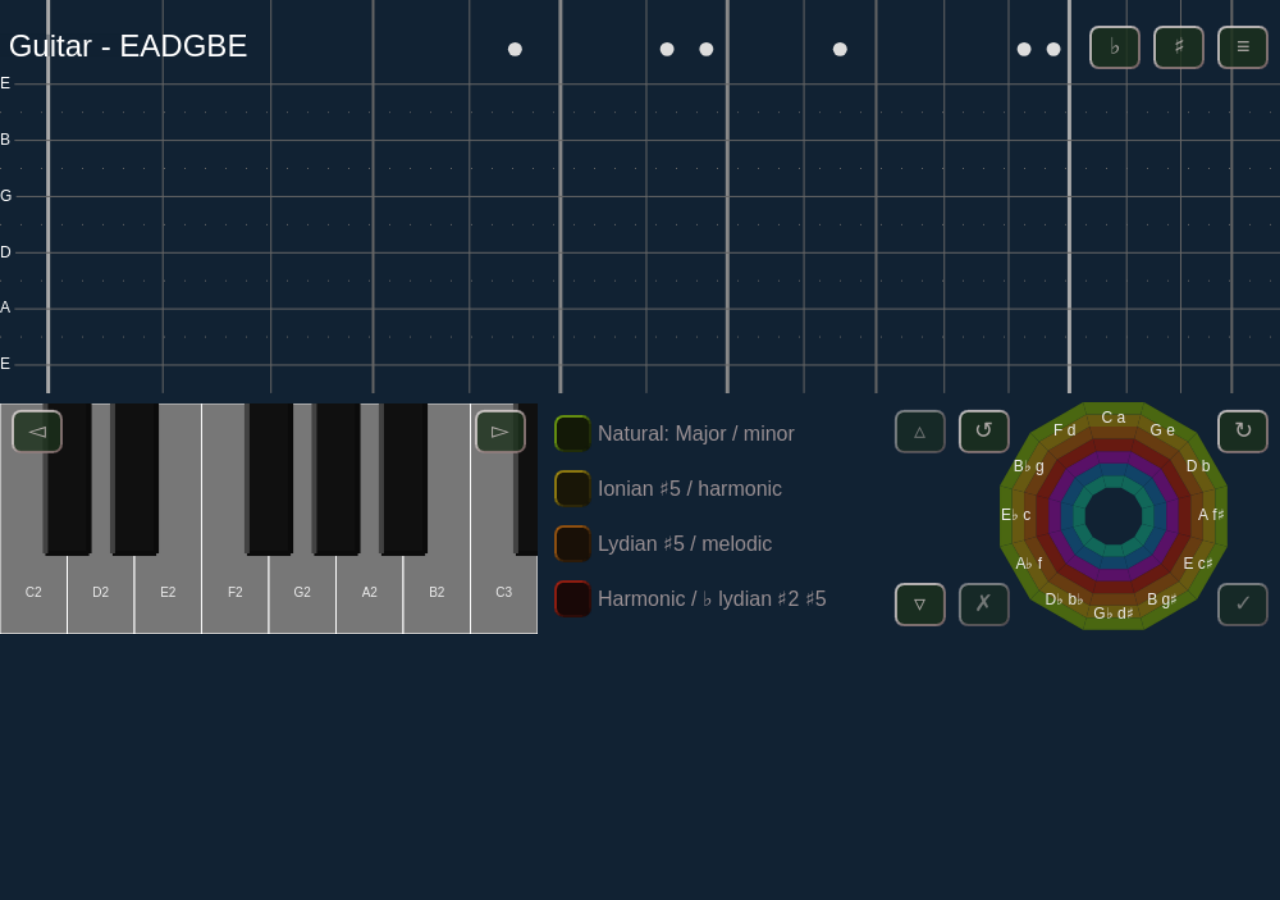
<file: index.html>
<!doctype html>
<html lang="en">
	<head>
		<meta charset="utf-8" />
		<meta http-equiv="x-ua-compatible" content="ie=edge" />
		<meta name="viewport" content="width=device-width, initial-scale=1" />

		<title>Perfect Harmony</title>
		<link rel="icon" href="favicon.ico" />

		<link href="style/skeleton.css" rel="stylesheet" />
	</head>
	<body>
		<canvas width="1000" height="495"></canvas>
		<dialog class="settings">
			<button type="close" form="settings">✖</button>
			<h3>The Boiler Room Backstage</h3>
			<form name="local" id="settings" method="dialog">
				<!-- loaded later -->
			</form>
			<form id="imex"></form>
			<form id="tunings"></form>
			<form id="midi"></form>
		</dialog>
		<dialog class="explorer">
			<button type="close" form="explorer">✖</button>
			<h3>Prime Structure and Placement</h3>
			<form name="explorer" id="explorer" method="dialog"></form>
				<!-- loaded later -->
			</form>
		</dialog>
		<script src="js/App.js" type="module"></script>
	</body>
</html>
</file>
<file: style/skeleton.css>
body {
	background-color: #112233;
	margin: 0; border: 0; padding: 0;
}

canvas { width: 100%; }

@media screen and (orientation: portrait) {

	body:after {
		position: absolute;
		width: 100%;
		top: 0;
		bottom: 0;
		content: "";
		background: #525252
				url(./turn-device.png) center center no-repeat;
		background-size: 100% auto;
	}

	canvas, dialog { display: none; }
}
</file>
